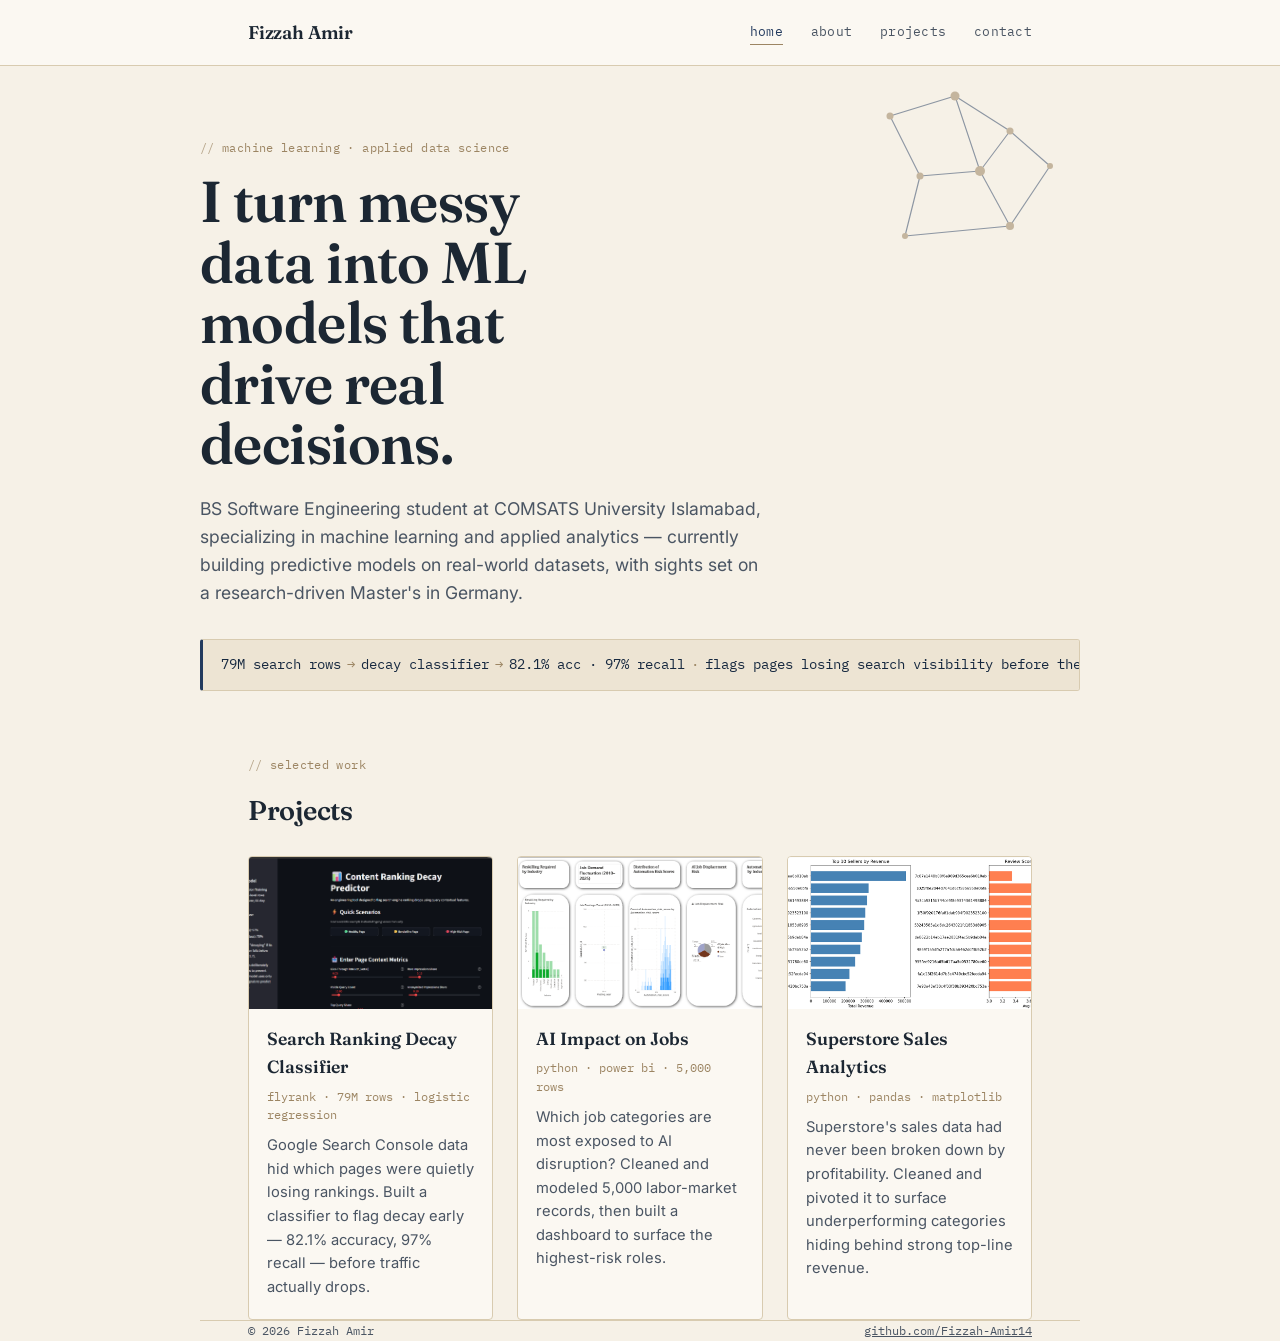
<file: index.html>
<!DOCTYPE html>
<html lang="en">
<head>
<meta charset="UTF-8">
<meta name="viewport" content="width=device-width, initial-scale=1.0">
<title>Fizzah Amir — Software Engineering &amp; ML</title>
<meta name="description" content="Fizzah Amir — Software Engineering student building in ML, data pipelines and analytics.">
  <meta property="og:title" content="Fizzah Amir — Software Engineering & ML">
<meta property="og:description" content="Fizzah Amir — Software Engineering student building in ML, data pipelines and analytics.">
<meta property="og:image" content="https://fizzah-amir14.github.io/Portfolio/assets/img/flyrank-dashboard.png">
<meta property="og:url" content="https://fizzah-amir14.github.io/Portfolio/">
<meta name="twitter:card" content="summary_large_image">
<link rel="stylesheet" href="css/styles.css">
  <!-- Google tag (gtag.js) -->
<script async src="https://www.googletagmanager.com/gtag/js?id=G-S9X1EJSNHG"></script>
<script>
  window.dataLayer = window.dataLayer || [];
  function gtag(){dataLayer.push(arguments);}
  gtag('js', new Date());

  gtag('config', 'G-S9X1EJSNHG');
</script>
  <link rel="icon" href="assets/favicon.png">
<link rel="apple-touch-icon" href="assets/apple-touch-icon.png">
</head>
<body>

<nav class="nav">
  <div class="wrap">
    <a class="nav__name" href="index.html">Fizzah Amir</a>
    <ul class="nav__links">
      <li><a href="index.html" aria-current="page">home</a></li>
      <li><a href="about.html">about</a></li>
      <li><a href="projects.html">projects</a></li>
      <li><a href="contact.html">contact</a></li>
    </ul>
  </div>
</nav>

<header class="hero wrap" style="position:relative;">
  <img class="motif" src="assets/svg/motif-1.svg" alt="">
  <p class="eyebrow">machine learning · applied data science</p>
  <h1>I turn messy data into ML models that drive real decisions.</h1>
  <p class="lede">BS Software Engineering student at COMSATS University Islamabad, specializing in machine learning and applied analytics — currently building predictive models on real-world datasets, with sights set on a research-driven Master's in Germany.</p>

  <div class="readout">
    <span>79M search rows</span><span class="arrow">→</span><span>decay classifier</span><span class="arrow">→</span><span>82.1% acc · 97% recall</span><span class="arrow">·</span><span>flags pages losing search visibility before they tank</span>
  </div>
</header>

<section class="wrap">
  <p class="eyebrow">selected work</p>
  <h2>Projects</h2>
  <div class="grid">

    <a class="card" href="projects.html#flyrank">
      <div class="card__img" style="padding:0;"><img src="assets/img/flyrank-dashboard.png" alt="Content Ranking Decay Predictor Streamlit dashboard" style="width:100%; height:100%; object-fit:cover;"></div>
      <div class="card__body">
        <p class="card__title">Search Ranking Decay Classifier</p>
        <p class="card__meta">flyrank · 79M rows · logistic regression</p>
        <p class="card__desc">Google Search Console data hid which pages were quietly losing rankings. Built a classifier to flag decay early — 82.1% accuracy, 97% recall — before traffic actually drops.</p>
      </div>
    </a>

    <a class="card" href="projects.html#ai-jobs">
      <div class="card__img" style="padding:0;"><img src="assets/img/ai-jobs-dashboard.png" alt="AI Impact on Jobs Power BI dashboard overview" style="width:100%; height:100%; object-fit:cover;"></div>
      <div class="card__body">
        <p class="card__title">AI Impact on Jobs</p>
        <p class="card__meta">python · power bi · 5,000 rows</p>
        <p class="card__desc">Which job categories are most exposed to AI disruption? Cleaned and modeled 5,000 labor-market records, then built a dashboard to surface the highest-risk roles.</p>
      </div>
    </a>

    <a class="card" href="projects.html#superstore">
      <div class="card__img" style="padding:0;"><img src="assets/img/superstore-top-sellers.png" alt="Top 10 sellers by revenue and review scores" style="width:100%; height:100%; object-fit:cover;"></div>
      <div class="card__body">
        <p class="card__title">Superstore Sales Analytics</p>
        <p class="card__meta">python · pandas · matplotlib</p>
        <p class="card__desc">Superstore's sales data had never been broken down by profitability. Cleaned and pivoted it to surface underperforming categories hiding behind strong top-line revenue.</p>
      </div>
    </a>

  </div>
</section>

<footer class="wrap">
  <span>© 2026 Fizzah Amir</span>
  <span><a href="https://github.com/Fizzah-Amir14" target="_blank" rel="noopener">github.com/Fizzah-Amir14</a></span>
  <!-- FlyRank graduate badge — to be added upon certificate issuance -->
</footer>

</body>
</html>
</file>
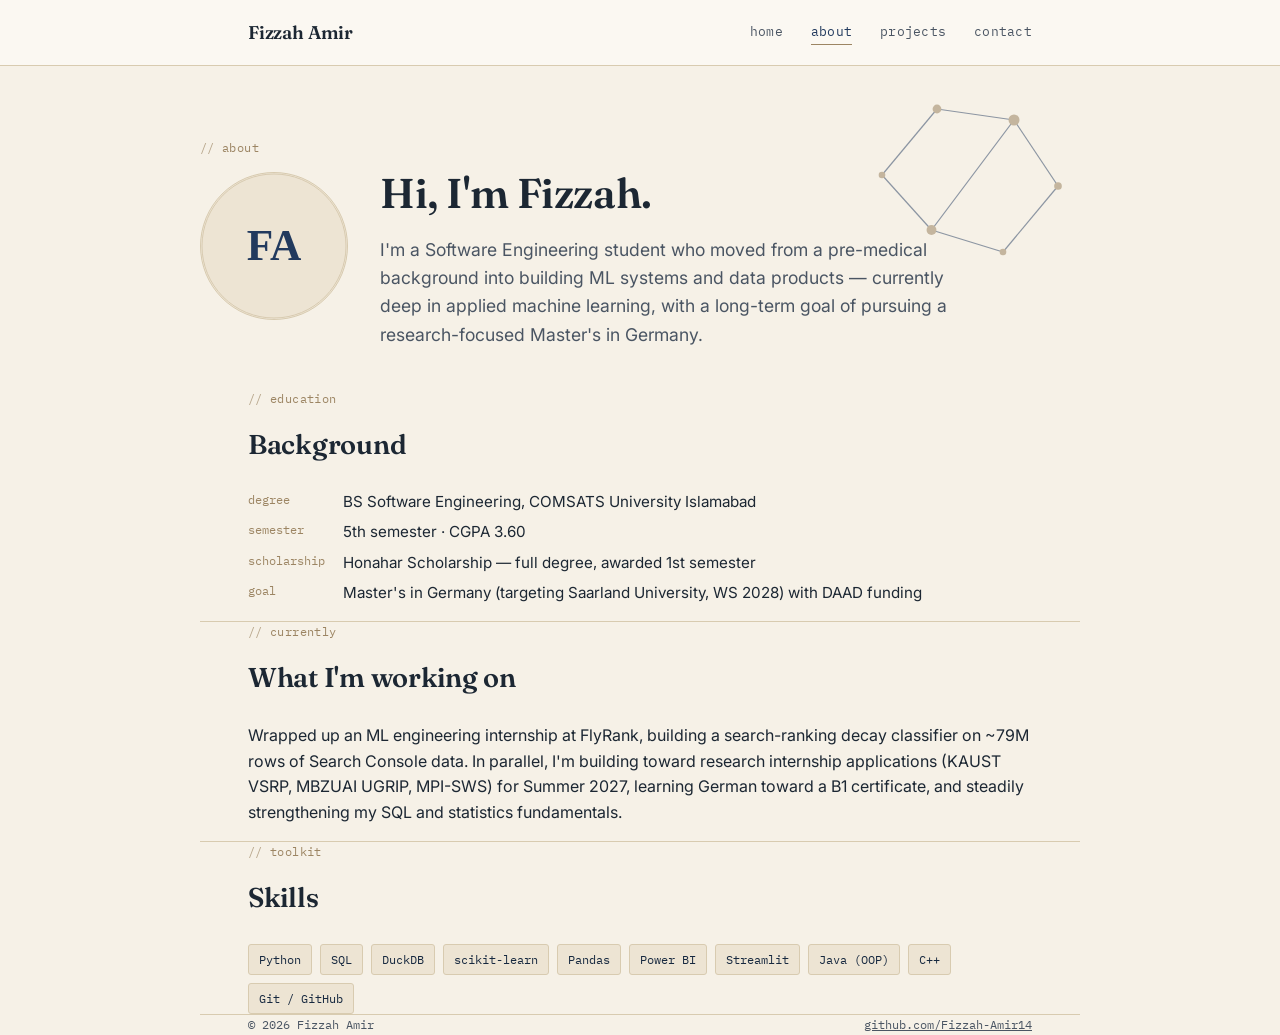
<file: about.html>
<!DOCTYPE html>
<html lang="en">
<head>
<meta charset="UTF-8">
<meta name="viewport" content="width=device-width, initial-scale=1.0">
<title>About — Fizzah Amir</title>
  <meta property="og:title" content="About — Fizzah Amir">
<meta property="og:description" content="Software Engineering student specializing in machine learning and applied data science.">
<meta property="og:image" content="https://fizzah-amir14.github.io/Portfolio/assets/img/flyrank-dashboard.png">
<meta property="og:url" content="https://fizzah-amir14.github.io/Portfolio/about.html">
<meta name="twitter:card" content="summary_large_image">
<link rel="stylesheet" href="css/styles.css">
  <!-- Google tag (gtag.js) -->
<script async src="https://www.googletagmanager.com/gtag/js?id=G-S9X1EJSNHG"></script>
<script>
  window.dataLayer = window.dataLayer || [];
  function gtag(){dataLayer.push(arguments);}
  gtag('js', new Date());

  gtag('config', 'G-S9X1EJSNHG');
</script>
  <link rel="icon" href="assets/favicon.png">
<link rel="apple-touch-icon" href="assets/apple-touch-icon.png">
</head>
<body>

<nav class="nav">
  <div class="wrap">
    <a class="nav__name" href="index.html">Fizzah Amir</a>
    <ul class="nav__links">
      <li><a href="index.html">home</a></li>
      <li><a href="about.html" aria-current="page">about</a></li>
      <li><a href="projects.html">projects</a></li>
      <li><a href="contact.html">contact</a></li>
    </ul>
  </div>
</nav>

<header class="hero wrap" style="padding-bottom:24px; position:relative;">
  <img class="motif" src="assets/svg/motif-2.svg" alt="">
  <p class="eyebrow">about</p>
  <div class="about-head">
    <div class="headshot" style="padding:0; overflow:hidden;">
      <img src="assets/svg/monogram.svg" alt="FA monogram — placeholder until a real photo is added" style="width:100%; height:100%; object-fit:cover; border-radius:50%;">
    </div>
    <div class="about-head__text">
      <h1 style="font-size:clamp(1.9rem,4vw,2.6rem); max-width:none;">Hi, I'm Fizzah.</h1>
      <p class="lede" style="margin-bottom:16px;">I'm a Software Engineering student who moved from a pre-medical background into building ML systems and data products — currently deep in applied machine learning, with a long-term goal of pursuing a research-focused Master's in Germany.</p>
    </div>
  </div>
</header>

<section class="wrap">
  <p class="eyebrow">education</p>
  <h2>Background</h2>
  <dl class="kv">
    <dt>degree</dt><dd>BS Software Engineering, COMSATS University Islamabad</dd>
    <dt>semester</dt><dd>5th semester · CGPA 3.60</dd>
    <dt>scholarship</dt><dd>Honahar Scholarship — full degree, awarded 1st semester</dd>
    <dt>goal</dt><dd>Master's in Germany (targeting Saarland University, WS 2028) with DAAD funding</dd>
  </dl>
</section>

<section class="wrap">
  <p class="eyebrow">currently</p>
  <h2>What I'm working on</h2>
  <p>Wrapped up an ML engineering internship at FlyRank, building a search-ranking decay classifier on ~79M rows of Search Console data. In parallel, I'm building toward research internship applications (KAUST VSRP, MBZUAI UGRIP, MPI-SWS) for Summer 2027, learning German toward a B1 certificate, and steadily strengthening my SQL and statistics fundamentals.</p>
</section>

<section class="wrap">
  <p class="eyebrow">toolkit</p>
  <h2>Skills</h2>
  <div class="tags">
    <span class="tag">Python</span>
    <span class="tag">SQL</span>
    <span class="tag">DuckDB</span>
    <span class="tag">scikit-learn</span>
    <span class="tag">Pandas</span>
    <span class="tag">Power BI</span>
    <span class="tag">Streamlit</span>
    <span class="tag">Java (OOP)</span>
    <span class="tag">C++</span>
    <span class="tag">Git / GitHub</span>
  </div>
</section>

<footer class="wrap">
  <span>© 2026 Fizzah Amir</span>
  <span><a href="https://github.com/Fizzah-Amir14" target="_blank" rel="noopener">github.com/Fizzah-Amir14</a></span>
  <!-- FlyRank graduate badge — to be added upon certificate issuance -->
</footer>

</body>
</html>
</file>
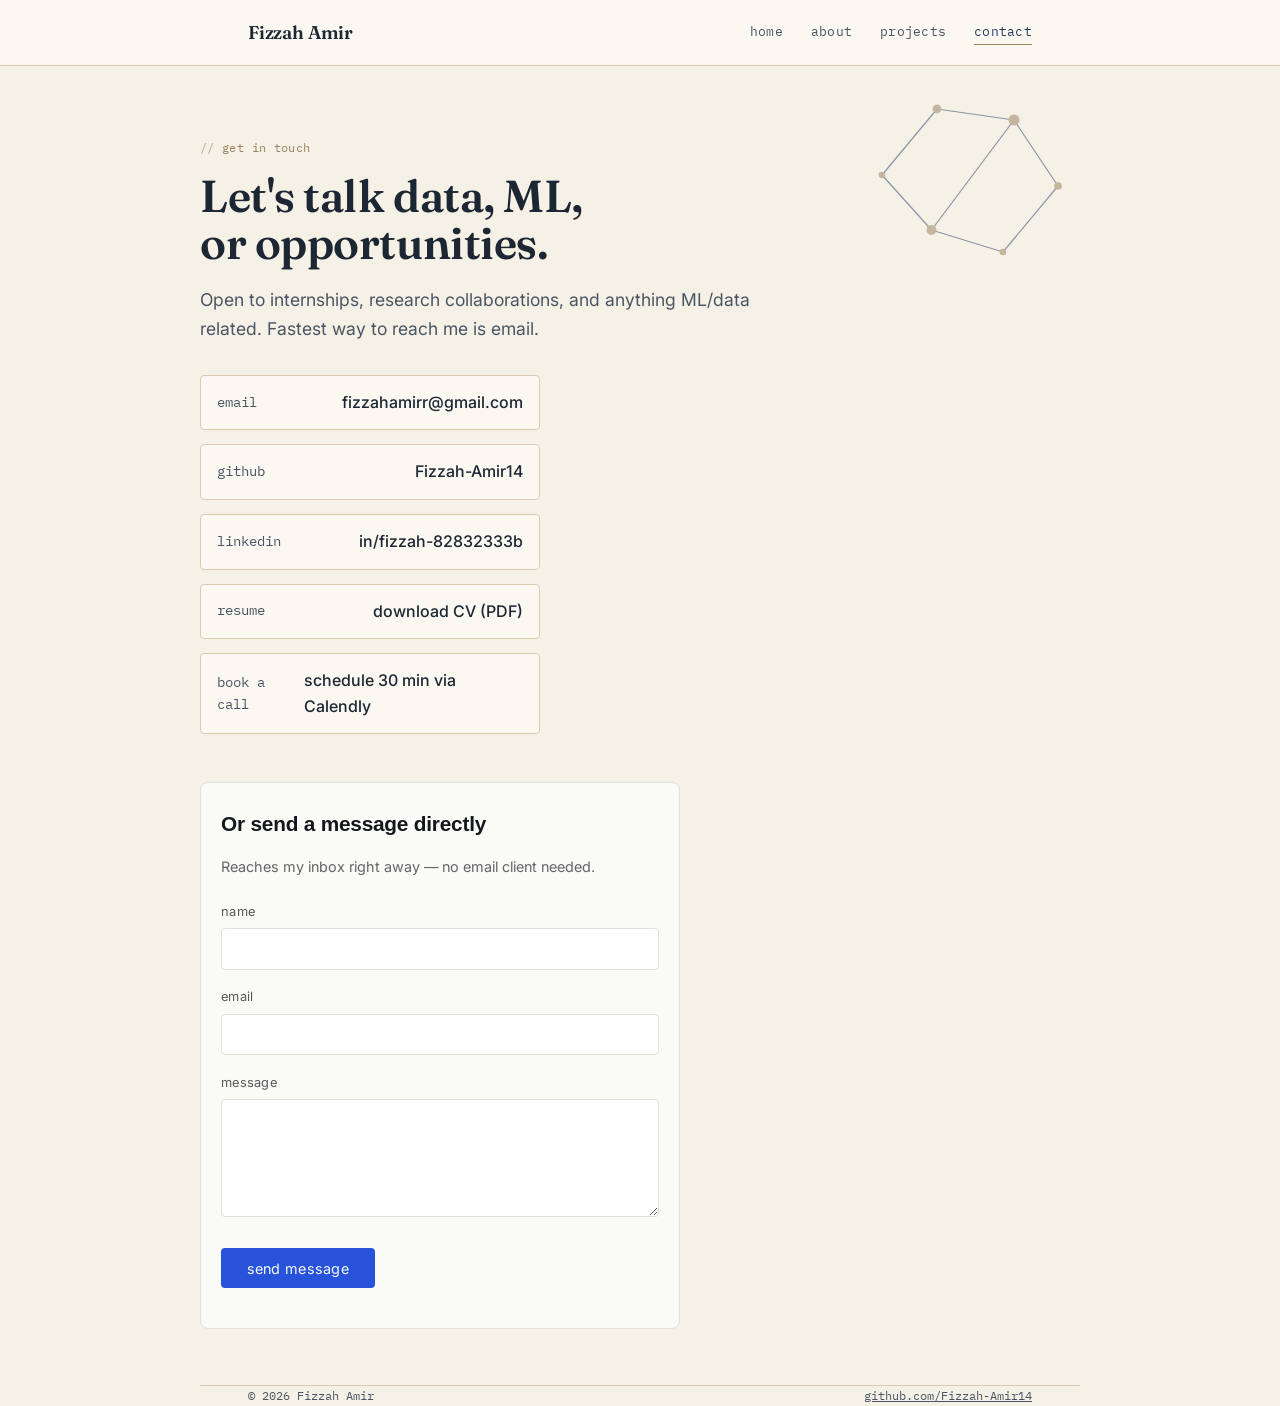
<file: contact.html>
<!DOCTYPE html>
<html lang="en">
<head>
<meta charset="UTF-8">
<meta name="viewport" content="width=device-width, initial-scale=1.0">
<title>Contact — Fizzah Amir</title>
  <meta property="og:title" content="Contact — Fizzah Amir">
<meta property="og:description" content="Get in touch with Fizzah Amir.">
<meta property="og:image" content="https://fizzah-amir14.github.io/Portfolio/assets/img/flyrank-dashboard.png">
<meta property="og:url" content="https://fizzah-amir14.github.io/Portfolio/contact.html">
<meta name="twitter:card" content="summary_large_image">
<link rel="stylesheet" href="css/styles.css">
<style>
  /* Contact form — matches identity kit: Space Grotesk / Inter, Ink / Paper / Signal / Flag */
  .contact-form-section {
    margin-top: 3rem;
    padding: 1.5rem 1.25rem;
    max-width: 480px;
    width: 100%;
    box-sizing: border-box;
    background: #FAFAF7;
    border: 1px solid #e2e0d8;
    border-radius: 8px;
  }

  .contact-form-section h2 {
    font-family: 'Space Grotesk', sans-serif;
    color: #14171C;
    font-size: 1.3rem;
    margin-bottom: 0.25rem;
  }

  .contact-form-section .form-sub {
    font-family: 'Inter', sans-serif;
    font-size: 0.9rem;
    color: #14171C;
    opacity: 0.65;
    margin-bottom: 1.5rem;
  }

  #contact-form label {
    display: block;
    font-family: 'Inter', sans-serif;
    font-size: 0.8rem;
    letter-spacing: 0.02em;
    text-transform: lowercase;
    color: #14171C;
    opacity: 0.7;
    margin-top: 1.1rem;
    margin-bottom: 0.35rem;
  }

  #contact-form input,
  #contact-form textarea {
    width: 100%;
    padding: 0.65rem 0.8rem;
    border: 1px solid #e2e0d8;
    border-radius: 4px;
    font-family: 'Inter', sans-serif;
    font-size: 0.95rem;
    background: #fff;
    color: #14171C;
    box-sizing: border-box;
  }

  #contact-form input:focus,
  #contact-form textarea:focus {
    outline: none;
    border-color: #2653D9;
  }

  #contact-form button {
    margin-top: 1.5rem;
    padding: 0.7rem 1.6rem;
    background: #2653D9;
    color: #FAFAF7;
    border: none;
    border-radius: 4px;
    font-family: 'Inter', sans-serif;
    font-size: 0.9rem;
    letter-spacing: 0.02em;
    cursor: pointer;
    transition: opacity 0.15s ease;
  }

  #contact-form button:hover:not(:disabled) {
    opacity: 0.85;
  }

  #contact-form button:disabled {
    opacity: 0.5;
    cursor: not-allowed;
  }

  #contact-status {
    margin-top: 1rem;
    font-family: 'Inter', sans-serif;
    font-size: 0.88rem;
  }

  /* the single "flag" moment — one insight per screen, per the identity kit */
  #contact-status.success {
    color: #D98A3D;
    font-weight: 600;
  }

  #contact-status.error {
    color: #b3261e;
  }

  /* extra breathing room on small screens so nothing touches the edge */
  @media (max-width: 480px) {
    .contact-form-section {
      margin-top: 2.5rem;
      margin-left: 0.25rem;
      margin-right: 0.25rem;
      padding: 1.25rem 1rem;
    }
  }
</style>
  <!-- Google tag (gtag.js) -->
<script async src="https://www.googletagmanager.com/gtag/js?id=G-S9X1EJSNHG"></script>
<script>
  window.dataLayer = window.dataLayer || [];
  function gtag(){dataLayer.push(arguments);}
  gtag('js', new Date());

  gtag('config', 'G-S9X1EJSNHG');
</script>
  <link rel="icon" href="assets/favicon.png">
<link rel="apple-touch-icon" href="assets/apple-touch-icon.png">
</head>
<body>
<nav class="nav">
  <div class="wrap">
    <a class="nav__name" href="index.html">Fizzah Amir</a>
    <ul class="nav__links">
      <li><a href="index.html">home</a></li>
      <li><a href="about.html">about</a></li>
      <li><a href="projects.html">projects</a></li>
      <li><a href="contact.html" aria-current="page">contact</a></li>
    </ul>
  </div>
</nav>
<header class="hero wrap" style="position:relative;">
  <img class="motif" src="assets/svg/motif-2.svg" alt="">
  <p class="eyebrow">get in touch</p>
  <h1 style="font-size:clamp(2rem,5vw,2.8rem); max-width:14ch;">Let's talk data, ML, or opportunities.</h1>
  <p class="lede">Open to internships, research collaborations, and anything ML/data related. Fastest way to reach me is email.</p>
  <div class="contact-links">
    <a class="contact-row" href="mailto:fizzahamirr@gmail.com">
      <span class="contact-row__label">email</span>
      <span class="contact-row__value">fizzahamirr@gmail.com</span>
    </a>
    <a class="contact-row" href="https://github.com/Fizzah-Amir14" target="_blank" rel="noopener">
      <span class="contact-row__label">github</span>
      <span class="contact-row__value">Fizzah-Amir14</span>
    </a>
    <a class="contact-row" href="https://www.linkedin.com/in/fizzah-82832333b/" target="_blank" rel="noopener">
      <span class="contact-row__label">linkedin</span>
      <span class="contact-row__value">in/fizzah-82832333b</span>
    </a>
    <a class="contact-row" href="assets/Fizzah_Amir_Resume.pdf" target="_blank" rel="noopener">
      <span class="contact-row__label">resume</span>
      <span class="contact-row__value">download CV (PDF)</span>
    </a>
    <a class="contact-row" href="https://calendly.com/fizzahamirr/30min" target="_blank" rel="noopener">
      <span class="contact-row__label">book a call</span>
      <span class="contact-row__value">schedule 30 min via Calendly</span>
    </a>
  </div>

  <section class="contact-form-section">
    <h2>Or send a message directly</h2>
    <p class="form-sub">Reaches my inbox right away — no email client needed.</p>

    <form id="contact-form">
      <label for="name">name</label>
      <input type="text" id="name" name="name" required>

      <label for="email">email</label>
      <input type="email" id="email" name="email" required>

      <label for="message">message</label>
      <textarea id="message" name="message" rows="5" required></textarea>

      <button type="submit" id="contact-submit-btn">send message</button>
      <div id="contact-status"></div>
    </form>
  </section>
</header>
<footer class="wrap">
  <span>© 2026 Fizzah Amir</span>
  <span><a href="https://github.com/Fizzah-Amir14" target="_blank" rel="noopener">github.com/Fizzah-Amir14</a></span>
  <!-- FlyRank graduate badge — to be added upon certificate issuance -->
</footer>

<script>
  const form = document.getElementById('contact-form');
  const statusEl = document.getElementById('contact-status');
  const btn = document.getElementById('contact-submit-btn');

  form.addEventListener('submit', async function (e) {
    e.preventDefault();
    statusEl.textContent = '';
    statusEl.className = '';

    const name = form.name.value.trim();
    const email = form.email.value.trim();
    const message = form.message.value.trim();

    if (!name || !email || !message) {
      statusEl.textContent = 'Please fill in every field before sending.';
      statusEl.className = 'error';
      return;
    }

    btn.disabled = true;
    btn.textContent = 'sending...';

    try {
      const response = await fetch('https://formspree.io/f/xdenwzpl', {
        method: 'POST',
        headers: { 'Accept': 'application/json' },
        body: new FormData(form)
      });

      if (response.ok) {
        statusEl.textContent = "Thanks — I'll be in touch soon.";
        statusEl.className = 'success';
        form.reset();
      } else {
        statusEl.textContent = 'Something went wrong — please email me directly instead.';
        statusEl.className = 'error';
      }
    } catch (err) {
      statusEl.textContent = 'Network error — please check your connection and try again.';
      statusEl.className = 'error';
    } finally {
      btn.disabled = false;
      btn.textContent = 'send message';
    }
  });
</script>
</body>
</html>
</file>
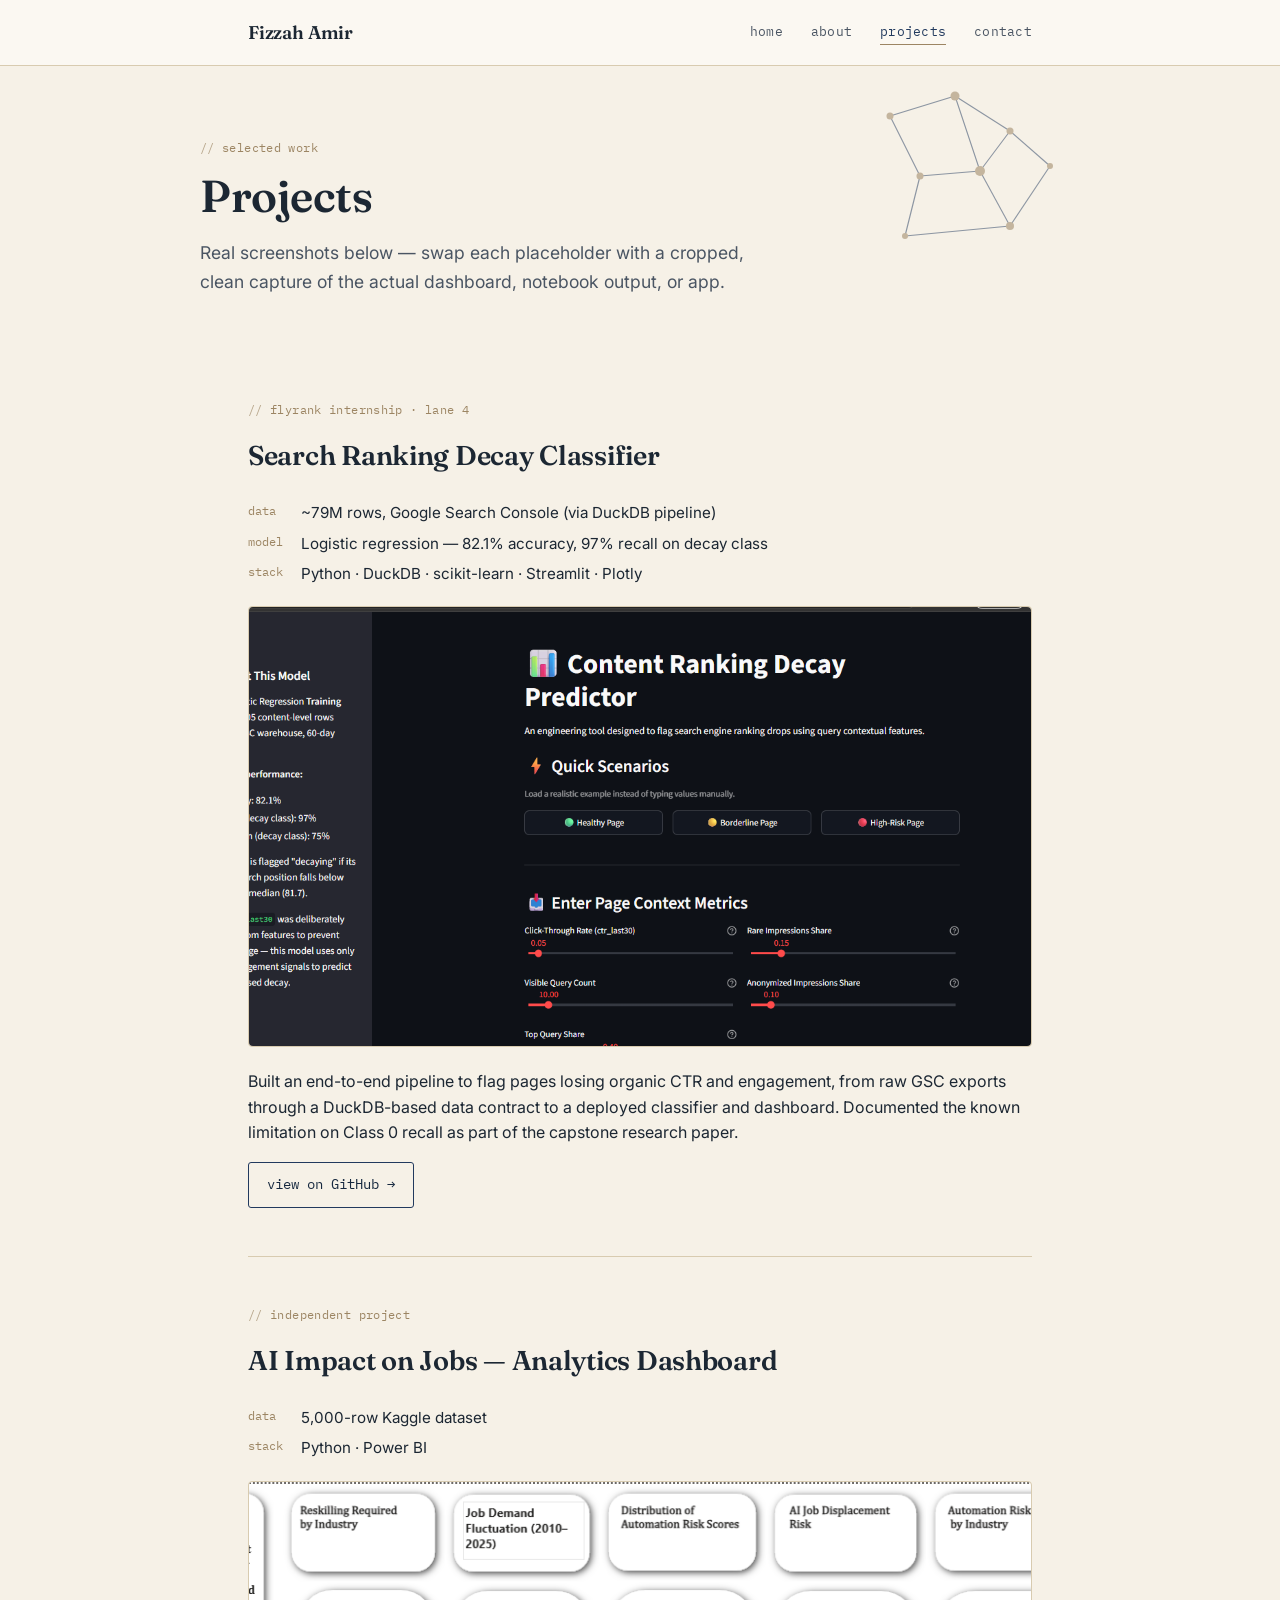
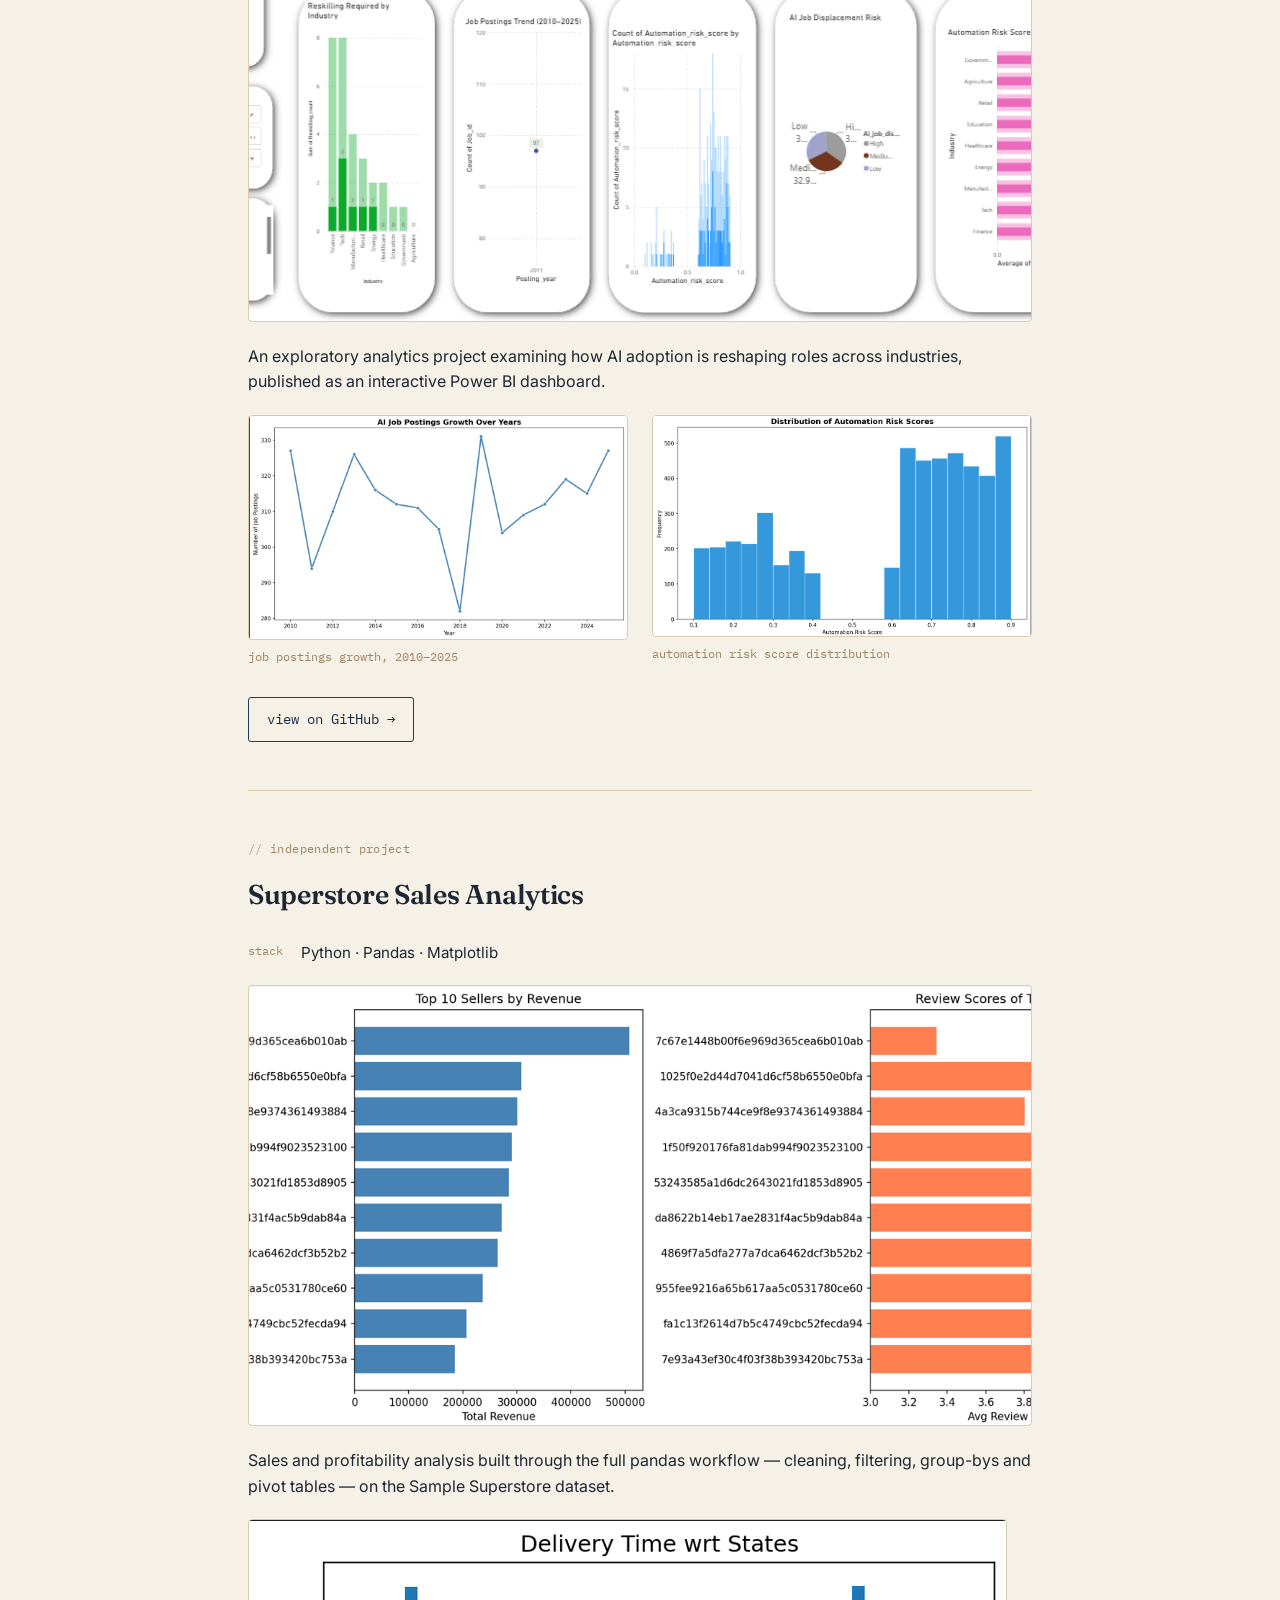
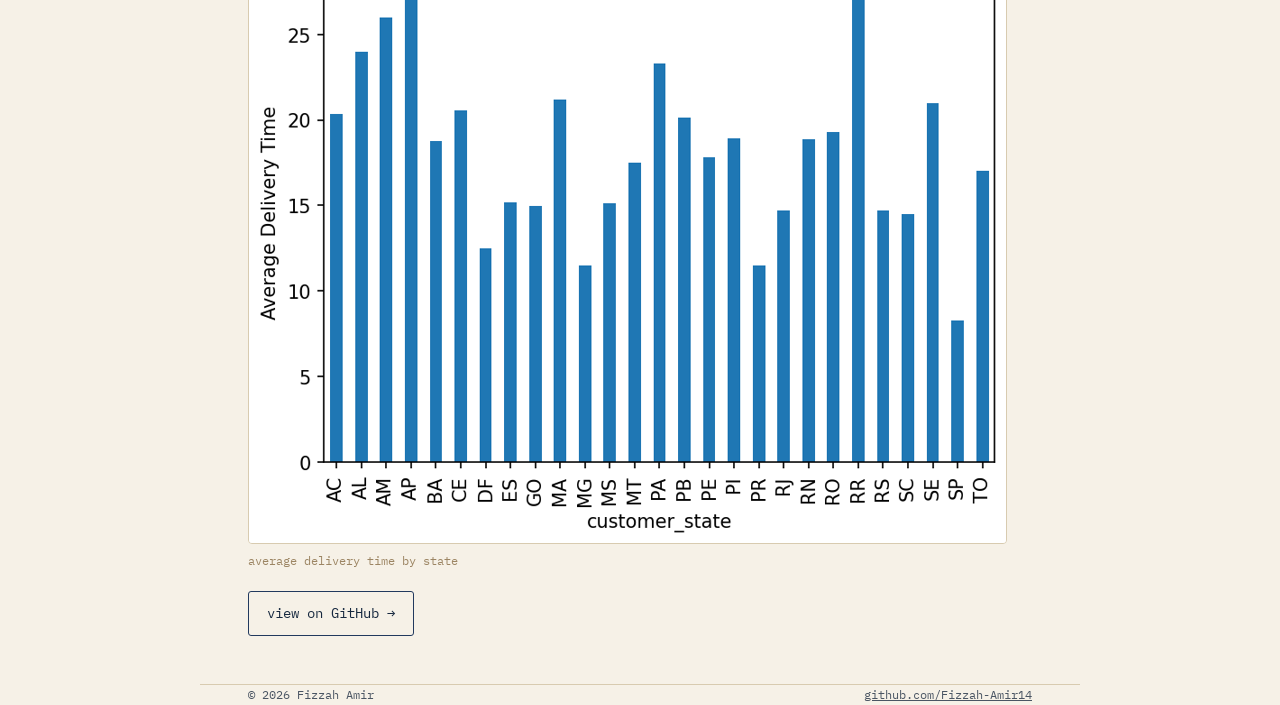
<file: projects.html>
<!DOCTYPE html>
<html lang="en">
<head>
<meta charset="UTF-8">
<meta name="viewport" content="width=device-width, initial-scale=1.0">
<title>Projects — Fizzah Amir</title>
  <meta property="og:title" content="Projects — Fizzah Amir">
<meta property="og:description" content="ML and data science projects: search ranking decay classifier, AI job-impact dashboard, and sales analytics.">
<meta property="og:image" content="https://fizzah-amir14.github.io/Portfolio/assets/img/flyrank-dashboard.png">
<meta property="og:url" content="https://fizzah-amir14.github.io/Portfolio/projects.html">
<meta name="twitter:card" content="summary_large_image">
<link rel="stylesheet" href="css/styles.css">
  <!-- Google tag (gtag.js) -->
<script async src="https://www.googletagmanager.com/gtag/js?id=G-S9X1EJSNHG"></script>
<script>
  window.dataLayer = window.dataLayer || [];
  function gtag(){dataLayer.push(arguments);}
  gtag('js', new Date());

  gtag('config', 'G-S9X1EJSNHG');
</script>
  <link rel="icon" href="assets/favicon.png">
<link rel="apple-touch-icon" href="assets/apple-touch-icon.png">
</head>
<body>

<nav class="nav">
  <div class="wrap">
    <a class="nav__name" href="index.html">Fizzah Amir</a>
    <ul class="nav__links">
      <li><a href="index.html">home</a></li>
      <li><a href="about.html">about</a></li>
      <li><a href="projects.html" aria-current="page">projects</a></li>
      <li><a href="contact.html">contact</a></li>
    </ul>
  </div>
</nav>

<header class="hero wrap" style="padding-bottom:24px; position:relative;">
  <img class="motif" src="assets/svg/motif-1.svg" alt="">
  <p class="eyebrow">selected work</p>
  <h1 style="font-size:clamp(2rem,5vw,2.8rem);">Projects</h1>
  <p class="lede">Real screenshots below — swap each placeholder with a cropped, clean capture of the actual dashboard, notebook output, or app.</p>
</header>

<section class="wrap" style="padding-top:0;">

  <article class="project" id="flyrank">
    <p class="eyebrow">flyrank internship · lane 4</p>
    <h2>Search Ranking Decay Classifier</h2>
    <dl class="kv">
      <dt>data</dt><dd>~79M rows, Google Search Console (via DuckDB pipeline)</dd>
      <dt>model</dt><dd>Logistic regression — 82.1% accuracy, 97% recall on decay class</dd>
      <dt>stack</dt><dd>Python · DuckDB · scikit-learn · Streamlit · Plotly</dd>
    </dl>
    <div class="project__img" style="padding:0;"><img src="assets/img/flyrank-dashboard.png" alt="Content Ranking Decay Predictor Streamlit dashboard" style="width:100%; height:100%; object-fit:cover; border-radius:4px;"></div>
    <p>Built an end-to-end pipeline to flag pages losing organic CTR and engagement, from raw GSC exports through a DuckDB-based data contract to a deployed classifier and dashboard. Documented the known limitation on Class 0 recall as part of the capstone research paper.</p>
    <a class="btn" href="https://github.com/Fizzah-Amir14" target="_blank" rel="noopener">view on GitHub →</a>
  </article>

  <article class="project" id="ai-jobs">
    <p class="eyebrow">independent project</p>
    <h2>AI Impact on Jobs — Analytics Dashboard</h2>
    <dl class="kv">
      <dt>data</dt><dd>5,000-row Kaggle dataset</dd>
      <dt>stack</dt><dd>Python · Power BI</dd>
    </dl>
    <div class="project__img" style="padding:0;"><img src="assets/img/ai-jobs-dashboard.png" alt="AI Impact on Jobs Power BI dashboard overview" style="width:100%; height:100%; object-fit:cover; border-radius:4px;"></div>
    <p>An exploratory analytics project examining how AI adoption is reshaping roles across industries, published as an interactive Power BI dashboard.</p>

    <div class="grid" style="grid-template-columns: repeat(2, 1fr); margin: 20px 0;">
      <div>
        <img src="assets/img/ai-jobs-postings-growth.png" alt="AI job postings growth over years, 2010 to 2025" style="border:1px solid var(--line); border-radius:4px;">
        <p class="card__meta" style="margin-top:8px;">job postings growth, 2010–2025</p>
      </div>
      <div>
        <img src="assets/img/ai-jobs-risk-histogram.png" alt="Distribution of automation risk scores across job postings" style="border:1px solid var(--line); border-radius:4px;">
        <p class="card__meta" style="margin-top:8px;">automation risk score distribution</p>
      </div>
    </div>

    <a class="btn" href="https://github.com/Fizzah-Amir14" target="_blank" rel="noopener">view on GitHub →</a>
  </article>

  <article class="project" id="superstore">
    <p class="eyebrow">independent project</p>
    <h2>Superstore Sales Analytics</h2>
    <dl class="kv">
      <dt>stack</dt><dd>Python · Pandas · Matplotlib</dd>
    </dl>
    <div class="project__img" style="padding:0;"><img src="assets/img/superstore-top-sellers.png" alt="Top 10 sellers by revenue and review scores" style="width:100%; height:100%; object-fit:cover; border-radius:4px;"></div>
    <p>Sales and profitability analysis built through the full pandas workflow — cleaning, filtering, group-bys and pivot tables — on the Sample Superstore dataset.</p>

    <div style="margin: 20px 0;">
      <img src="assets/img/superstore-delivery-time.png" alt="Average delivery time by customer state" style="border:1px solid var(--line); border-radius:4px;">
      <p class="card__meta" style="margin-top:8px;">average delivery time by state</p>
    </div>

    <a class="btn" href="https://github.com/Fizzah-Amir14" target="_blank" rel="noopener">view on GitHub →</a>
  </article>

</section>

<footer class="wrap">
  <span>© 2026 Fizzah Amir</span>
  <span><a href="https://github.com/Fizzah-Amir14" target="_blank" rel="noopener">github.com/Fizzah-Amir14</a></span>
  <!-- FlyRank graduate badge — to be added upon certificate issuance -->
</footer>

</body>
</html>
</file>
<file: css/styles.css>
/* ===========================================================
   Fizzah Amir — Portfolio
   Tokens: cream + navy, editorial/research feel for AI/ML/DS work
   =========================================================== */

@import url('https://fonts.googleapis.com/css2?family=Fraunces:opsz,wght@9..144,400;9..144,500;9..144,600&family=Inter:wght@400;500;600&family=IBM+Plex+Mono:wght@400;500&display=swap');

:root{
  --bg: #F6F1E7;
  --bg-alt: #EDE4D3;
  --ink: #1C2733;
  --ink-soft: #4A5563;
  --navy: #223A5E;
  --navy-deep: #16283F;
  --bronze: #9C8563;
  --line: #D8CBB0;
  --cream-0: #FBF8F2;

  --display: 'Fraunces', serif;
  --body: 'Inter', -apple-system, sans-serif;
  --mono: 'IBM Plex Mono', monospace;

  --max: 880px;
  --pad: clamp(20px, 5vw, 48px);
}

*{ box-sizing: border-box; }

html{ scroll-behavior: smooth; }

body{
  margin:0;
  background: var(--bg);
  color: var(--ink);
  font-family: var(--body);
  font-size: 16px;
  line-height: 1.6;
  -webkit-font-smoothing: antialiased;
}

img{ max-width:100%; display:block; }

a{ color: var(--navy); }

.wrap{
  max-width: var(--max);
  margin: 0 auto;
  padding: 0 var(--pad);
}

/* ---------- Nav ---------- */
.nav{
  border-bottom: 1px solid var(--line);
  background: var(--cream-0);
  position: sticky; top:0; z-index: 20;
}
.nav .wrap{
  display:flex; align-items:center; justify-content:space-between;
  padding-top: 18px; padding-bottom: 18px;
}
.nav__name{
  font-family: var(--display);
  font-weight: 600;
  font-size: 1.15rem;
  letter-spacing: -0.01em;
  text-decoration:none;
  color: var(--ink);
}
.nav__links{
  display:flex; gap: 28px; list-style:none; margin:0; padding:0;
  font-family: var(--mono);
  font-size: 0.8rem;
  text-transform: lowercase;
  letter-spacing: 0.02em;
}
.nav__links a{
  text-decoration:none;
  color: var(--ink-soft);
  padding-bottom: 4px;
  border-bottom: 1px solid transparent;
  transition: color .15s, border-color .15s;
}
.nav__links a:hover,
.nav__links a[aria-current="page"]{
  color: var(--navy);
  border-color: var(--bronze);
}

/* ---------- Eyebrow / mono labels ---------- */
.eyebrow{
  font-family: var(--mono);
  font-size: 0.78rem;
  color: var(--bronze);
  text-transform: lowercase;
  letter-spacing: 0.03em;
  margin: 0 0 14px;
}
.eyebrow::before{ content: "// "; opacity: 0.7; }

/* ---------- Hero ---------- */
.hero{ padding: 72px 0 56px; position: relative; }
.hero h1{
  font-family: var(--display);
  font-weight: 600;
  font-size: clamp(2.4rem, 6vw, 3.6rem);
  line-height: 1.05;
  letter-spacing: -0.01em;
  margin: 0 0 20px;
  max-width: 11ch;
}
.hero p.lede{
  font-size: 1.1rem;
  color: var(--ink-soft);
  max-width: 52ch;
  margin: 0 0 32px;
}

/* Signature readout strip */
.readout{
  font-family: var(--mono);
  font-size: 0.85rem;
  color: var(--navy-deep);
  background: var(--bg-alt);
  border: 1px solid var(--line);
  border-left: 3px solid var(--navy);
  padding: 14px 18px;
  border-radius: 3px;
  display: inline-block;
  overflow-x: auto;
  white-space: nowrap;
  max-width: 100%;
}
.readout .arrow{ color: var(--bronze); margin: 0 6px; }

@media (prefers-reduced-motion: no-preference){
  .readout{
    animation: reveal 0.9s ease-out both;
    animation-delay: .15s;
  }
  @keyframes reveal{
    from{ opacity:0; transform: translateY(6px); }
    to{ opacity:1; transform: translateY(0); }
  }
}

/* ---------- Sections ---------- */
section{ padding: 56px 0; }
section + section{ border-top: 1px solid var(--line); }

h2{
  font-family: var(--display);
  font-weight: 600;
  font-size: 1.7rem;
  letter-spacing: -0.01em;
  margin: 0 0 24px;
}

/* ---------- Cards (project previews) ---------- */
.grid{
  display:grid;
  grid-template-columns: repeat(auto-fit, minmax(230px, 1fr));
  gap: 24px;
}
.card{
  background: var(--cream-0);
  border: 1px solid var(--line);
  border-radius: 4px;
  overflow: hidden;
  text-decoration:none;
  color: var(--ink);
  display:flex; flex-direction:column;
  transition: border-color .15s, transform .15s;
}
.card:hover{ border-color: var(--bronze); transform: translateY(-2px); }
.card__img{
  aspect-ratio: 16/10;
  background: var(--bg-alt);
  display:flex; align-items:center; justify-content:center;
  color: var(--ink-soft);
  font-family: var(--mono);
  font-size: 0.72rem;
  text-align:center;
  padding: 12px;
}
.card__body{ padding: 16px 18px 20px; }
.card__title{
  font-family: var(--display);
  font-weight: 600;
  font-size: 1.1rem;
  margin: 0 0 6px;
}
.card__meta{
  font-family: var(--mono);
  font-size: 0.72rem;
  color: var(--bronze);
  margin: 0 0 10px;
}
.card__desc{ font-size: 0.92rem; color: var(--ink-soft); margin:0; }

/* ---------- Tags ---------- */
.tags{ display:flex; flex-wrap:wrap; gap: 8px; }
.tag{
  font-family: var(--mono);
  font-size: 0.75rem;
  color: var(--navy-deep);
  background: var(--bg-alt);
  border: 1px solid var(--line);
  padding: 5px 10px;
  border-radius: 3px;
}

/* ---------- Key/value meta blocks ---------- */
.kv{ display:grid; grid-template-columns: max-content 1fr; gap: 6px 18px; font-size: 0.95rem; }
.kv dt{ font-family: var(--mono); font-size: 0.78rem; color: var(--bronze); }
.kv dd{ margin:0; color: var(--ink); }

/* ---------- Buttons ---------- */
.btn{
  display:inline-flex; align-items:center; gap:8px;
  font-family: var(--mono);
  font-size: 0.85rem;
  text-decoration:none;
  padding: 11px 18px;
  border-radius: 3px;
  border: 1px solid var(--navy);
  color: var(--navy-deep);
  background: transparent;
  transition: background .15s, color .15s;
}
.btn:hover{ background: var(--navy); color: var(--cream-0); }
.btn--solid{ background: var(--navy); color: var(--cream-0); }
.btn--solid:hover{ background: var(--navy-deep); }

/* ---------- Headshot ---------- */
.headshot{
  width: 148px; height: 148px;
  border-radius: 50%;
  background: var(--bg-alt);
  border: 1px solid var(--line);
  display:flex; align-items:center; justify-content:center;
  font-family: var(--mono);
  font-size: 0.68rem;
  color: var(--ink-soft);
  text-align:center;
  padding: 10px;
  flex-shrink:0;
}

.about-head{ display:flex; gap: 32px; align-items:flex-start; flex-wrap:wrap; }
.about-head__text{ flex:1; min-width: 260px; }

/* ---------- Project detail blocks ---------- */
.project{ padding: 48px 0; }
.project + .project{ border-top: 1px solid var(--line); }
.project__img{
  aspect-ratio: 16/9;
  background: var(--bg-alt);
  border: 1px solid var(--line);
  border-radius: 4px;
  display:flex; align-items:center; justify-content:center;
  color: var(--ink-soft);
  font-family: var(--mono);
  font-size: 0.8rem;
  text-align:center;
  padding: 20px;
  margin: 20px 0 22px;
}

/* ---------- Footer ---------- */
footer{
  border-top: 1px solid var(--line);
  padding: 32px 0 48px;
  font-family: var(--mono);
  font-size: 0.78rem;
  color: var(--ink-soft);
  display:flex; justify-content:space-between; flex-wrap:wrap; gap:10px;
}
footer a{ color: var(--ink-soft); }

/* ---------- Decorative motif ---------- */
.motif{
  position:absolute;
  right: 0; top: 10px;
  width: 220px;
  opacity: 0.55;
  pointer-events:none;
}
@media (max-width: 760px){ .motif{ display:none; } }

/* ---------- Contact ---------- */
.contact-links{ display:flex; flex-direction:column; gap:14px; margin-top: 28px; max-width: 340px; }
.contact-row{
  display:flex; align-items:center; justify-content:space-between;
  border: 1px solid var(--line);
  background: var(--cream-0);
  padding: 14px 16px;
  border-radius: 4px;
  text-decoration:none;
  color: var(--ink);
}
.contact-row:hover{ border-color: var(--bronze); }
.contact-row__label{ font-family: var(--mono); font-size: 0.85rem; color: var(--ink-soft); }
.contact-row__value{ font-weight: 500; }

/* ---------- Focus visibility ---------- */
a:focus-visible, .btn:focus-visible{
  outline: 2px solid var(--navy);
  outline-offset: 2px;
}
</file>
